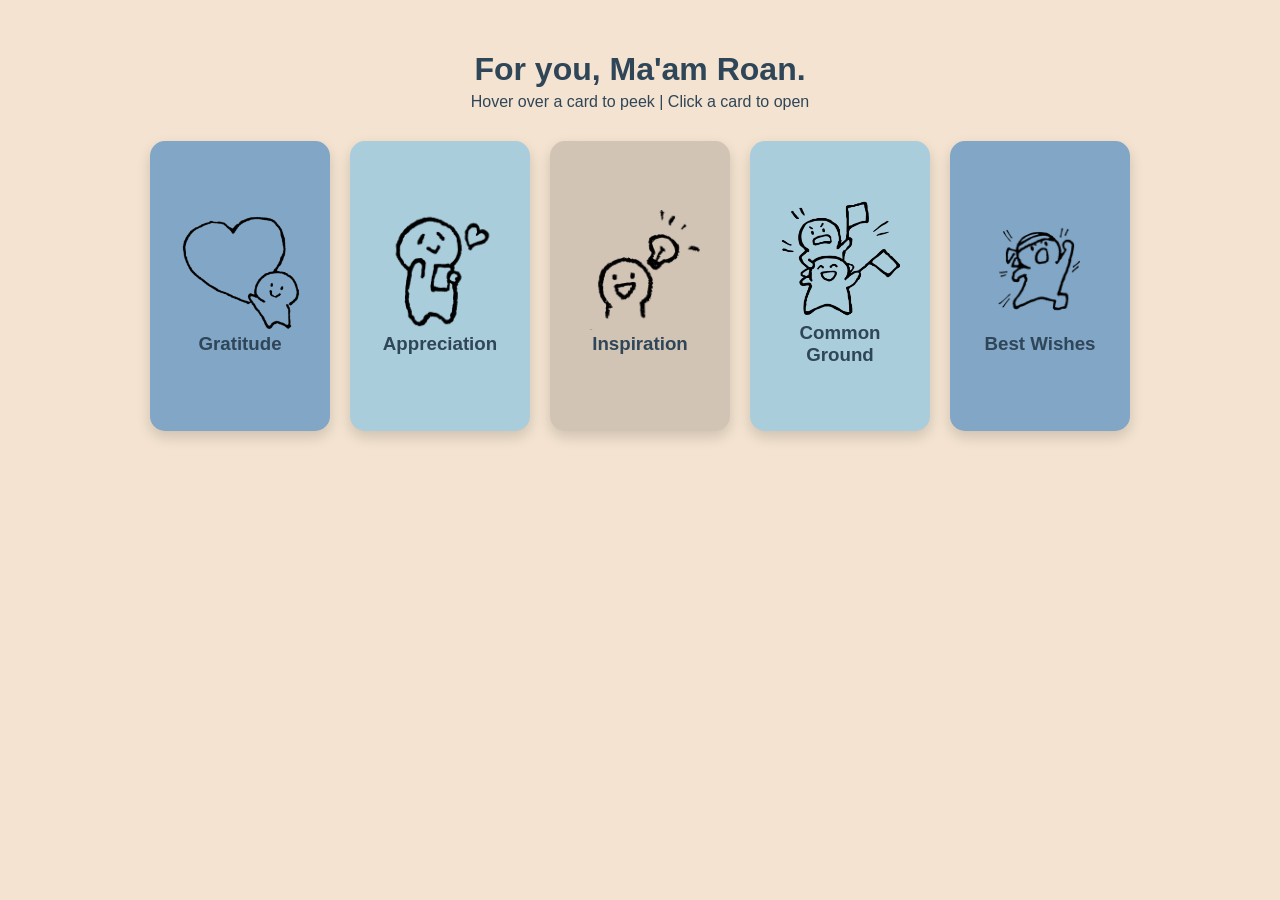
<file: index.html>
<!DOCTYPE html>
<html>
    <head>
        <meta charset="UTF-8">
        <meta name="viewport" content="width=device-width, initial-scale=1.0">
        <title>Electronic Cards | IT-WS02</title>
        <link rel="stylesheet" type="text/css" href="electronic-cards-style.css">
        <link rel="icon" type="image/png" href="images/favicon.png">
    </head>

    <body>
        <h1 class="page-title">For you, Ma'am Roan.</h1>
        <p class="page-subtitle">Hover over a card to peek | Click a card to open</p>

        <div class="card-grid">
            <div class="card first-card" id="card1" tabindex="0">
                <img src="images/gratitude-icon.png">
                <h3>Gratitude</h3>
                <p class="about">Thank you for your patience and guidance.</p>
            </div>

            <div class="card second-card" id="card2" tabindex="0">
                <img src="images/appreciation-icon.png">
                <h3>Appreciation</h3>
                <p class="about">Thank you for making ITWS02 fun.</p>
            </div>

            <div class="card third-card" id="card3" tabindex="0">
                <img src="images/inspiration-icon.png">
                <h3>Inspiration</h3>
                <p class="about">You inspired us to keep learning.</p>
            </div>

            <div class="card fourth-card" id="card4" tabindex="0">
                <img src="images/common-ground-icon.png">
                <h3>Common Ground</h3>
                <p class="about">The things we have in common.</p>
            </div>

            <div class="card fifth-card" id="card5" tabindex="0">
                <img src="images/best-wishes-icon.png">
                <h3>Best Wishes</h3>
                <p class="about">Wishing you good health and future students the best.</p>
            </div>
        </div>

        <!--Card 1 Modal: Gratitude-->
        <div class="modal first-card" id="modal1">
            <div class="modal-box">
                <button class="close-button">X</button>
                <h2 class="modal-title">Gratitude</h2>
                <div class="carousel">
                    <button class="nav-arrow prev-btn">&lt;</button>
                    <div class="track">
                        <div class="slide">
                            <p class="modal-subtitle">Thank you for the</p>
                            <h3>PATIENCE</h3>
                            <p>
                                I very much thank you po for the pasensya. 
                                Kahit po minsan sabay sabay naglo-loading utak natin sa klase, 
                                hindi po 'yun nagiging dahilan para pabayaan niyo kami, YEY?!
                            </p>
                        </div>

                        <div class="slide">
                            <p class="modal-subtitle">Thank you for the</p>
                            <h3>GUIDANCE</h3>
                            <p>
                                Hindi niyo po kami binakuran kung ano lang pwedeng gamitin sa mga 
                                Lab Exercises, especially sa Case Study, instead po, 
                                inalalayan niyo pa po kami, maramiiiiing salamat poooo!
                            </p>
                        </div>
                        
                        <div class="slide">
                            <p class="modal-subtitle">Thank you for</p>
                            <h3>NOT GIVING UP ON US</h3>
                            <p>Sa loob po ng isang semester, sobrang naging mabuti po kayo sa amin. 
                                I'm soafer glad po na ginawa niyo or tried na maging close sa amiiin 
                                (sana po 'di magtapos doon 'yon, kz e>_<).
                            </p>
                        </div>
                    </div>
                    <button class="nav-arrow next-btn">&gt;</button>
                </div>
                <div class="dots"></div>
            </div>
        </div>

        <!-- Card 2 Modal: Appreciation -->
        <div class="modal second-card" id="modal2">
            <div class="modal-box">
                <button class="close-button">X</button>
                <h2 class="modal-title">Appreciation</h2>
                <div class="carousel">
                    <button class="nav-arrow prev-btn">&lt;</button>
                    <div class="track">
                        <div class="slide">
                            <p class="modal-subtitle">I appreciate the</p>
                            <h3>FUN LESSONS</h3>
                            <p>Sobrang saya po ma-stress 'pag kayo ang nagtuturo. 
                                May halong kaba pero dedma, gano'n po HAHAHAHAHHAHAHHAHAHHA>v<.
                            </p>
                        </div>

                        <div class="slide">
                            <p class="modal-subtitle">I appreciate all the</p>
                            <h3>MOMENTS</h3>
                            <p>
                                Ma'am, bet ko po 'yung nag-o-overthink akong papasok 
                                dahil hindi ko po alam kung may gagawin o may ipapagawa kayo, 
                                'tas nagkwentuhan lang po tayo buong time ng klase. 
                            </p>
                        </div>
                        
                        <div class="slide">
                            <p class="modal-subtitle">I appreciate the</p>
                            <h3>CHILL VIBES</h3>
                            <p>
                                Kahit po deadline na, hindi niyo po pinaparamdam na katapusan na ng mundo. 
                                Promise po, hindi namin inaabuso ang extension (konti lang po).
                            </p>
                        </div>
                    </div>
                    <button class="nav-arrow next-btn">&gt;</button>
                </div>
                <div class="dots"></div>
            </div>
        </div>

        <!--Card 3 Modal: Inspiration -->
        <div class="modal third-card" id="modal3">
            <div class="modal-box">
                <button class="close-button">X</button>
                <h2 class="modal-title">Inspiration</h2>
                <div class="carousel">
                    <button class="nav-arrow prev-btn">&lt;</button>
                    <div class="track">
                        <div class="slide">
                            <p class="modal-subtitle">You inspired me to</p>
                            <h3>TRY</h3>
                            <p>Talaga po, minsan gusto ko na lang pagdabugan 'tong 
                                kung ano man na code kasi hindi ko makuha gusto kong 
                                style at behavior pero sige po kz ikaw naman po ang pupuntahan 
                                na 'to para ma-check.
                            </p>
                        </div>

                        <div class="slide">
                            <p class="modal-subtitle">You inspired me to</p>
                            <h3>EXPLORE</h3>
                            <p>
                                Ikinukulong ko rin po kasi sarili ko sa mga tinuturo lang talaga. 
                                Kaya grateful po ako na pinayagan niyo po kami gumamit ng mga 
                                hindi po naituro sa aminnnn.
                            </p>
                        </div>

                        <div class="slide">
                            <p class="modal-subtitle">You inspired me to not</p>
                            <h3>OVERTHINK</h3>
                            <p>
                                Hindi po kami nag-overthink sa Case Study kasi 'yun po sabi niyooo.  
                                Kaso kung nagtanong po siguro kayo about it, ang maisasagot po namin, 
                                "sabi niyo po 'wag kami mag-overthink"
                            </p>
                        </div>
                    </div>
                    <button class="nav-arrow next-btn">&gt;</button>
                </div>
                <div class="dots"></div>
            </div>
        </div>

        <!-- Card 4 Modal: Common Ground -->
        <div class="modal fourth-card" id="modal4">
            <div class="modal-box">
                <button class="close-button">X</button>
                <h2 class="modal-title">Common Ground</h2>
                <div class="carousel">
                    <button class="nav-arrow prev-btn">&lt;</button>
                    <div class="track">
                        <div class="slide">
                            <p class="modal-subtitle">I think we both don't like</p>
                            <h3>EXPECTING</h3>
                            <p>
                                Noong sinabi niyo po na nasa inyo po 'yung sisi kasi nag-expect po kayo sa amin. 
                                Naisip ko lang po na somehow, sa ganoong situation, 
                                ganoon din ako. Lalo na po 'pag nabibigo unexpectedly.
                            </p>
                        </div>

                        <div class="slide">
                            <p class="modal-subtitle">I think we both don't like</p>
                            <h3>ACCEPTING GIFTS</h3>
                            <p>
                                Katulad niyo po talaga, ayoko rin po nakakatanggap bigla bigla 
                                ng mga bagay bagay o regalo na hindi ko naman po hinihingi. 
                            </p>
                        </div>

                        <div class="slide">
                            <p class="modal-subtitle">I think we both don't like</p>
                            <h3>SORRYs</h3>
                            <p>
                                'Pag po talaga may nangyari na worth apologizing for po, ta's may nag-apologize or 
                                nag-sorry kahit alam po nila sa sarili nilang wala silang kinalaman doon, hindi po 
                                maganda pakinggan HAHHAHAHAHAH.
                            </p>
                        </div>
                    </div>
                    <button class="nav-arrow next-btn">&gt;</button>
                </div>
                <div class="dots"></div>
            </div>
        </div>

        <!-- Card 5 Modal: Best Wishes -->
        <div class="modal fifth-card" id="modal5">
            <div class="modal-box">
                <button class="close-button">X</button>
                <h2 class="modal-title">Best Wishes</h2>
                <div class="carousel">
                    <button class="nav-arrow prev-btn">&lt;</button>
                    <div class="track">
                        <div class="slide">
                            <p class="modal-subtitle">Best wishes to you for</p>
                            <h3>NEXT STUDENTS</h3>
                            <p>
                                Sana po maging ganito rin sila ka-grateful sa inyo without betraying your trust. 
                                Pero kung hindi po, alam ko pong kaya n'yo pa rin sila, I meeeeaaan, nakaya niyo po 
                                kami and andiyan pa rin po kayo ///>.<\\\
                            </p>
                        </div>

                        <div class="slide">
                            <p class="modal-subtitle">Best wishes to you for</p>
                            <h3>WORK</h3>
                            <p> 
                                May your work always run smoothly pooo.  Sobrang nagagalingan na po ako sa inyo 
                                kaya wala na ako masabi HWHHAHAHAHHAHAH.
                            </p>
                        </div>

                        <div class="slide">
                            <p class="modal-subtitle">Best wishes to you for</p>
                            <h3>NEW CHANCES</h3>
                            <p>
                                This sounds ridiculous po pero sana kayo ang antayin ng opportunities HAHAHAHAHAHAH. 
                                But 'yun po. May every opportunity you're waiting for come your way, 
                                even when you're not expecting it. You deserve all the good things ahead, Ma'am!
                            </p>
                        </div>
                    </div>
                    <button class="nav-arrow next-btn">&gt;</button>
                </div>
                <div class="dots"></div>
            </div>
        </div>
        <script src="electronic-cards-behavior.js"></script>
    </body>
</html>
</file>
<file: electronic-cards-style.css>
/* Palette: #81A6C6  #AACDDC  #F3E3D0  #D2C4B4 */
body {
  margin: 0;
  padding: 30px 15px;
  background-color: #F3E3D0;
  font-family: Arial, sans-serif;
  color: #2f4558; /* dark text for readability */
}

.page-title{
    text-align: center;
    margin-bottom: 5px;
}

.page-subtitle{
    text-align: center;
    margin-top: 0;
    margin-bottom: 30px;
}

.card-grid{
    display: flex;
    flex-wrap: wrap;
    justify-content: center;
    gap: 20px;
    max-width: 1000px;
    margin: 0 auto;
}

.card{
    width: 180px;
    height: 290px;
    padding: 15px;
    box-sizing: border-box;
    border-radius: 15px;
    box-shadow: 0 6px 14px rgba(0, 0, 0, 0.15);
    cursor: pointer;
    display: flex;
    flex-direction: column;
    justify-content: center;
    align-items: center;
    text-align: center;
    transition: transform 0.3s;
}

.card.first-card, .card.fifth-card{
    background-color: #81A6C6;
}

.card.second-card, .card.fourth-card{
    background-color: #AACDDC;
}

.card.third-card{
    background-color: #D2C4B4;
}

.card img{
    width: 120px;
    height: 120px;
    margin-bottom: 3px;
}

.card h3{
    margin: 0 0 8px 0;
}

.card .about{
    margin: 0;
    font-size: 14px;
    max-height: 0;
    opacity: 0;
    overflow: hidden;
    transition: all 0.3s;
}

.card.hovered{
    transform: translateY(-10px) scale(1.05);
}

.card.hovered .about{
    max-height: 100px;
    opacity: 1;
}

/*Modal*/
.modal {
    display: none;
    position: fixed;
    top: 0;
    left: 0;
    width: 100%;
    height: 100%;
    background-color: rgba(47, 69, 88, 0.6);
    justify-content: center;
    align-items: center;
    z-index: 10;
}

.modal.open{
    display: flex;
}

.modal-box{
    position: relative;
    width: 92%;
    max-width: 760px;
    padding: 25px 10px 20px;
    background-color: #F3E3D0;
    border-radius: 18px;
    text-align: center;
}

.modal-title{
    margin: 0 0 15px 0;
}

.modal.first-card .slide, .modal.fifth-card .slide{
    background-color: #81A6C6; 
}

.modal.second-card .slide, .modal.fourth-card .slide{
    background-color: #AACDDC;
}

.modal.third-card .slide{
    background-color: #D2C4B4;
}

.close-button{
    position: absolute;
    top: 10px;
    right: 12px;
    border: none;
    background-color: #D2C4B4;
    color: #2f4558;
    width: 32px;
    height: 32px;
    border-radius: 50%;
    cursor: pointer;
    font-weight: bold;
}

/*CAROUSEL*/
.carousel{
    display: flex;
    align-items: center;
    justify-content: center;
}

.nav-arrow{
    flex-shrink: 0;
    width: 38px;
    height: 38px;
    border: none;
    border-radius: 50%;
    background-color: #81A6C6;
    color: #fff;
    font-size: 18px;
    cursor: pointer;
}

.nav-arrow:hover{
    background-color: #2f4558; 
}

.track{
    position: relative;
    flex: 1;
    height: 320px;
    overflow: hidden;
}

.slide{
    position: absolute;
    top: 10px; left: 50%;
    width: 210px;
    height: 290px;
    box-sizing: border-box;
    padding: 20px;
    border-radius: 14px;
    box-shadow: 0 6px 16px rgba(0, 0, 0, 0.25);
    display: flex;
    flex-direction: column;
    justify-content: flex-start;
    align-items: center;
    opacity: 0;
    pointer-events: none;
    transform: translateX(-50%) scale(0.7);
    transition: all 0.5s;
}

.slide .modal-subtitle{
    margin: 5px 0 3px 0;
    font-size: 13px;
}

.slide h3{
    margin: 0;
    font-size: 22px;
}

.slide p{
    max-width: 100%;
    overflow-wrap: anywhere; 
}

.slide h3 + p{
    margin-top: 12px;
}

.slide.active {
  opacity: 1;
  z-index: 3;
  transform: translateX(-50%) scale(1);
}

.slide.prev {
  opacity: 0.6;
  z-index: 2;
  transform: translateX(-120%) scale(0.8);
}

.slide.next {
  opacity: 0.6;
  z-index: 2;
  transform: translateX(20%) scale(0.8);
}

.slide.prev .modal-subtitle, .slide.next .modal-subtitle 
{ 
    font-size: 12px; 
}

.slide.prev h3, .slide.next h3 
{ 
    font-size: 20px; 
}

.slide.prev p, .slide.next p 
{ 
    font-size: 14px; 
}

/*DOTS*/
.dots 
{ 
    margin-top: 12px; 
}

.dot {
  display: inline-block;
  width: 10px; height: 10px;
  margin: 0 4px;
  border-radius: 50%;
  background-color: #D2C4B4;
  cursor: pointer;
}

.dot.active 
{ 
    background-color: #81A6C6; transform: scale(1.4); 
}

/* small screens */
@media (max-width: 520px) {
    .modal-box {
    max-height: calc(100vh - 24px);
    box-sizing: border-box;
    overflow-y: auto;
    }

    .track 
    { 
        height: 400px; 
    }
  
    .slide 
    { 
        width: 170px; height: 380px; padding: 12px; 
    }
    .slide.prev, .slide.next 
    { 
        border-radius: 18px; 
    }

    .slide.prev 
    { 
        left: 30%; transform: translateX(-50%) scale(0.75); 
    }

    .slide.next 
    { 
        left: 70%; transform: translateX(-50%) scale(0.75); 
    }

    .slide.prev .modal-subtitle, .slide.next .modal-subtitle 
    { 
        font-size: 11px; 
    }

    .slide.prev h3, .slide.next h3 
    { 
        font-size: 18px; 
    }

    .slide.prev p, .slide.next p 
    { 
        font-size: 13px; 
    }
}
</file>
